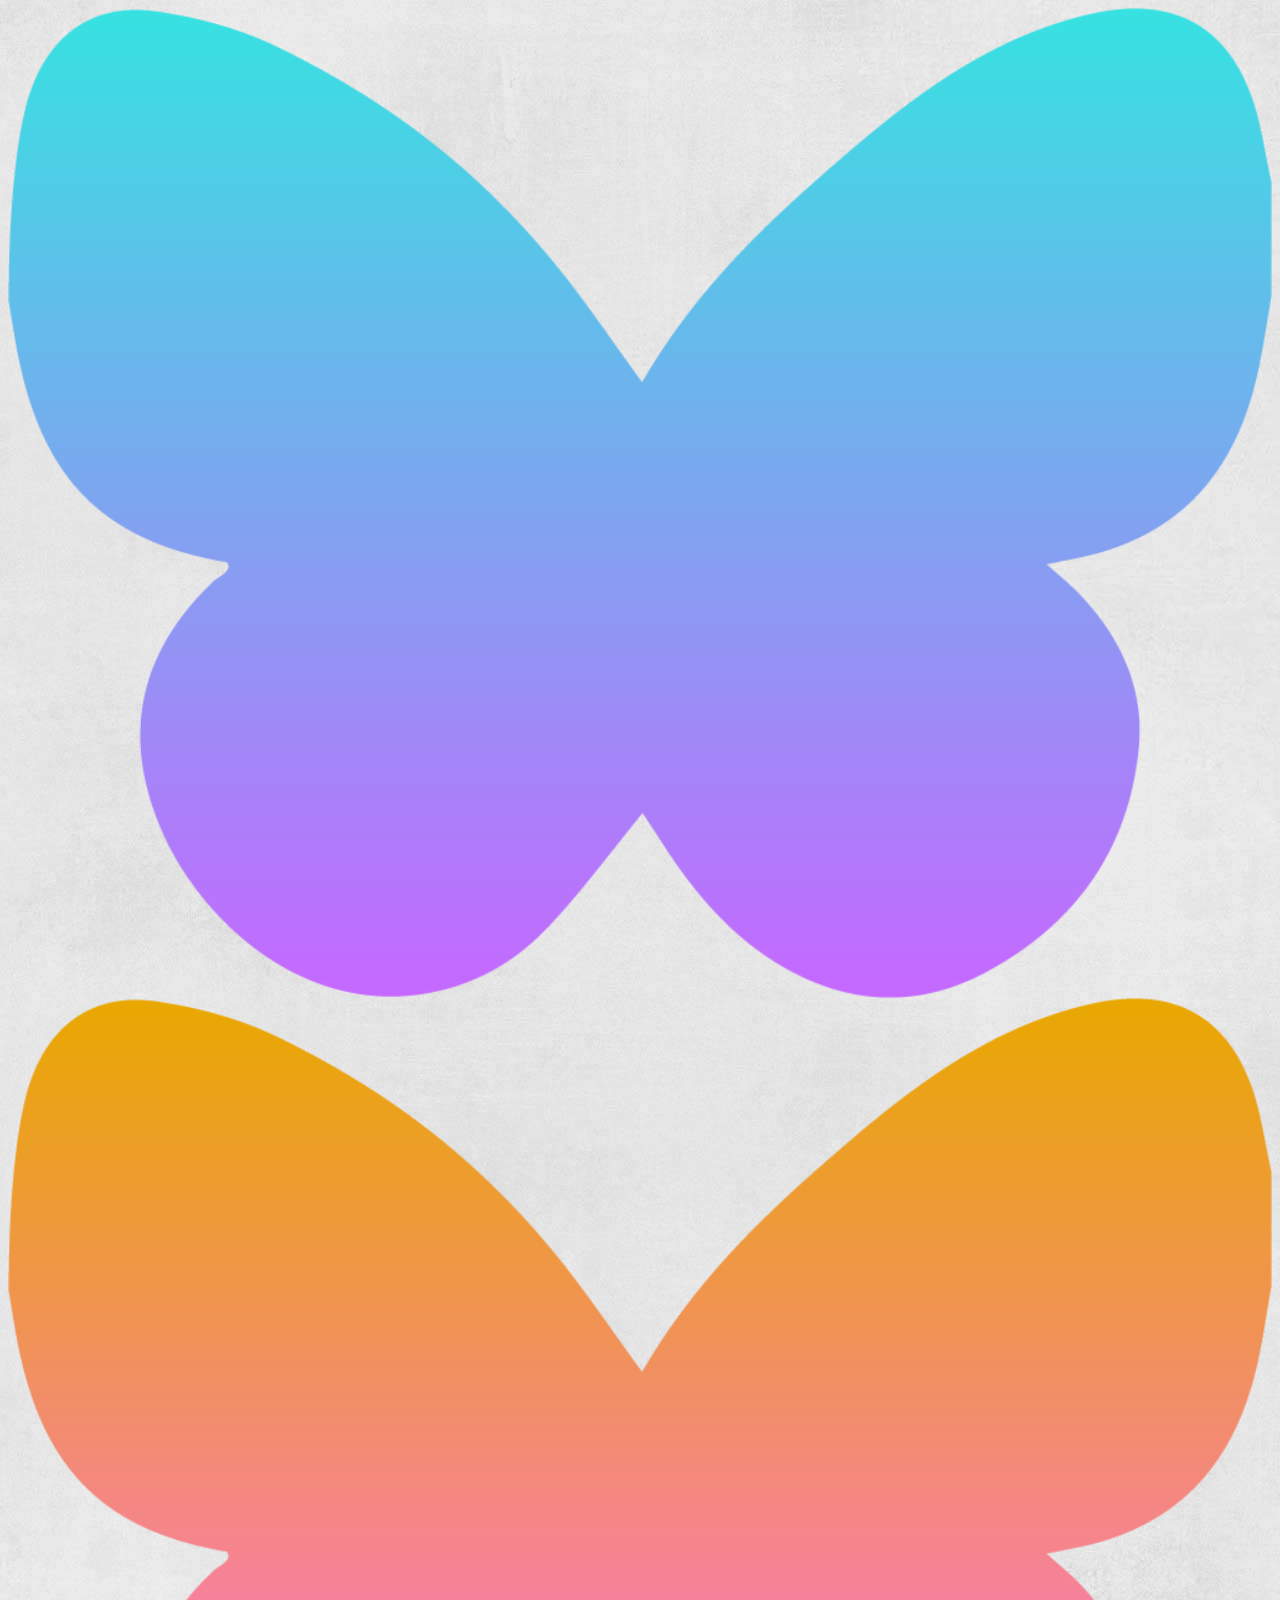
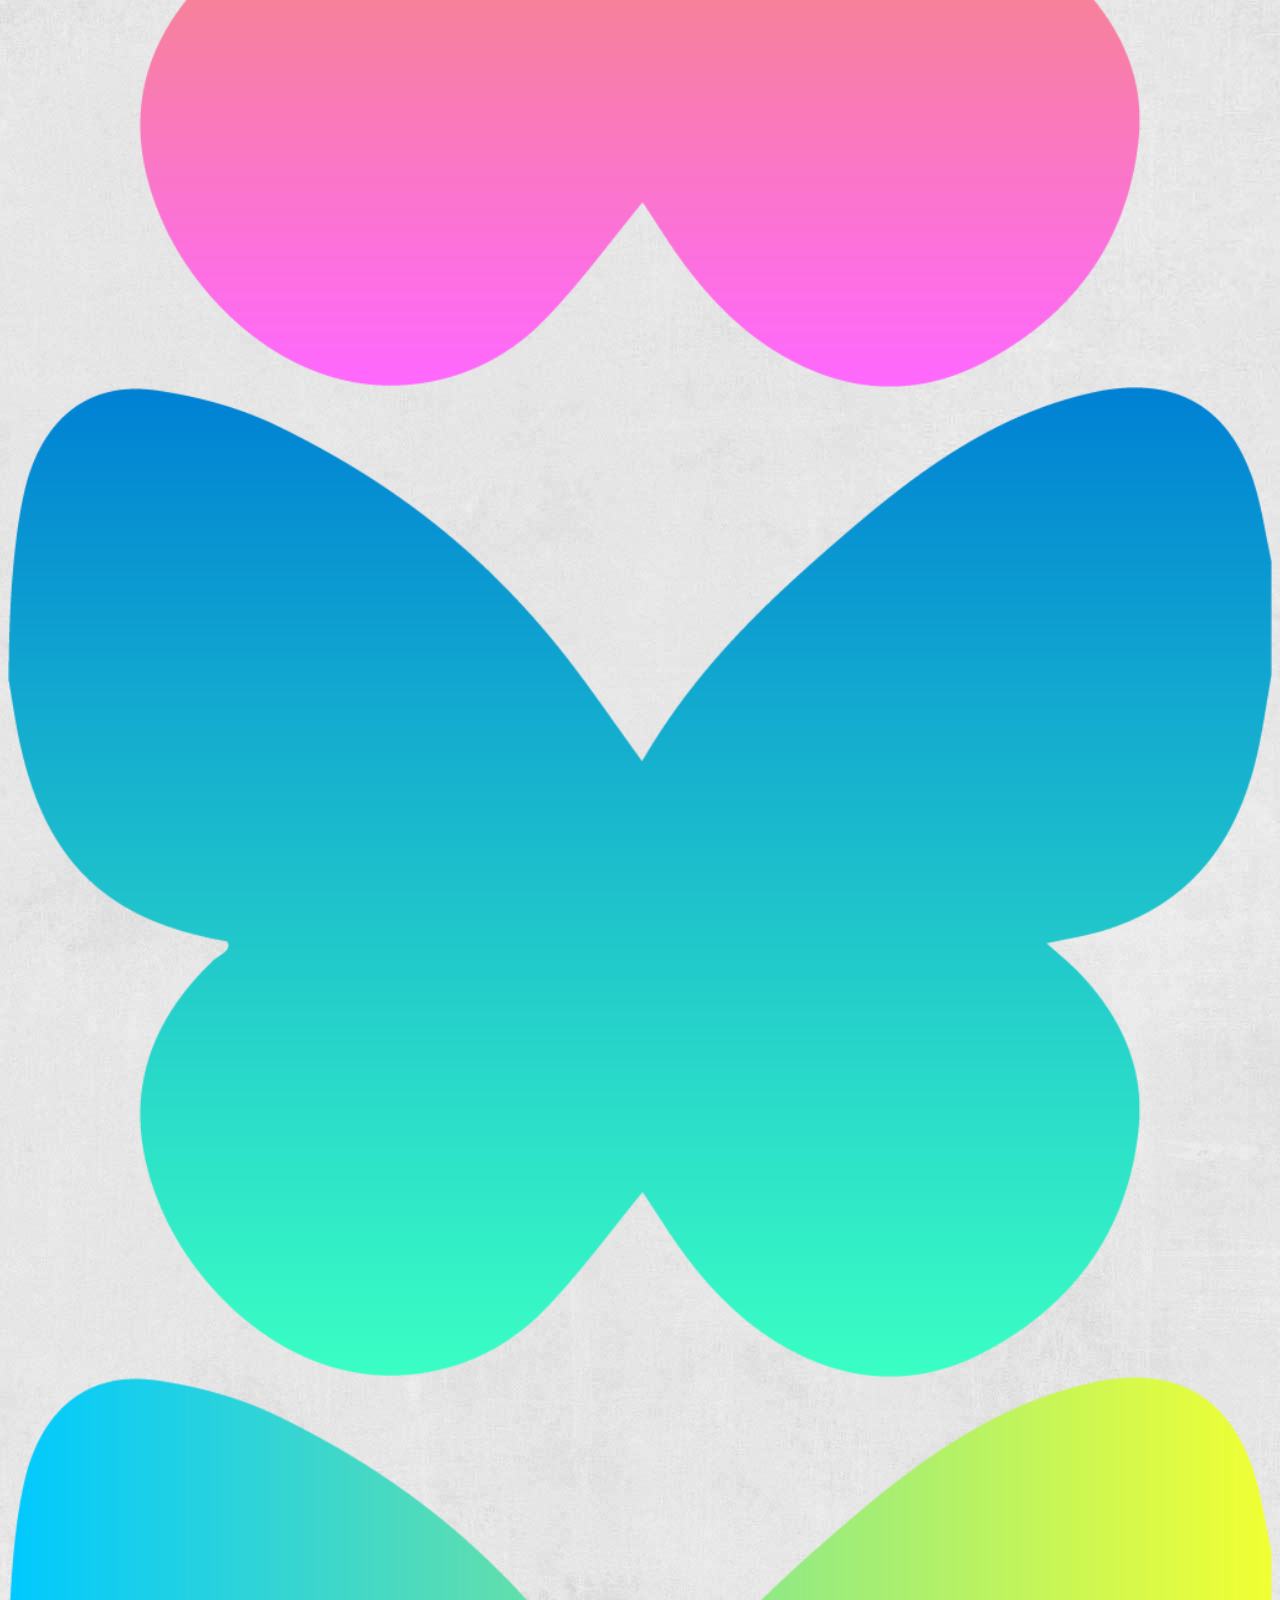
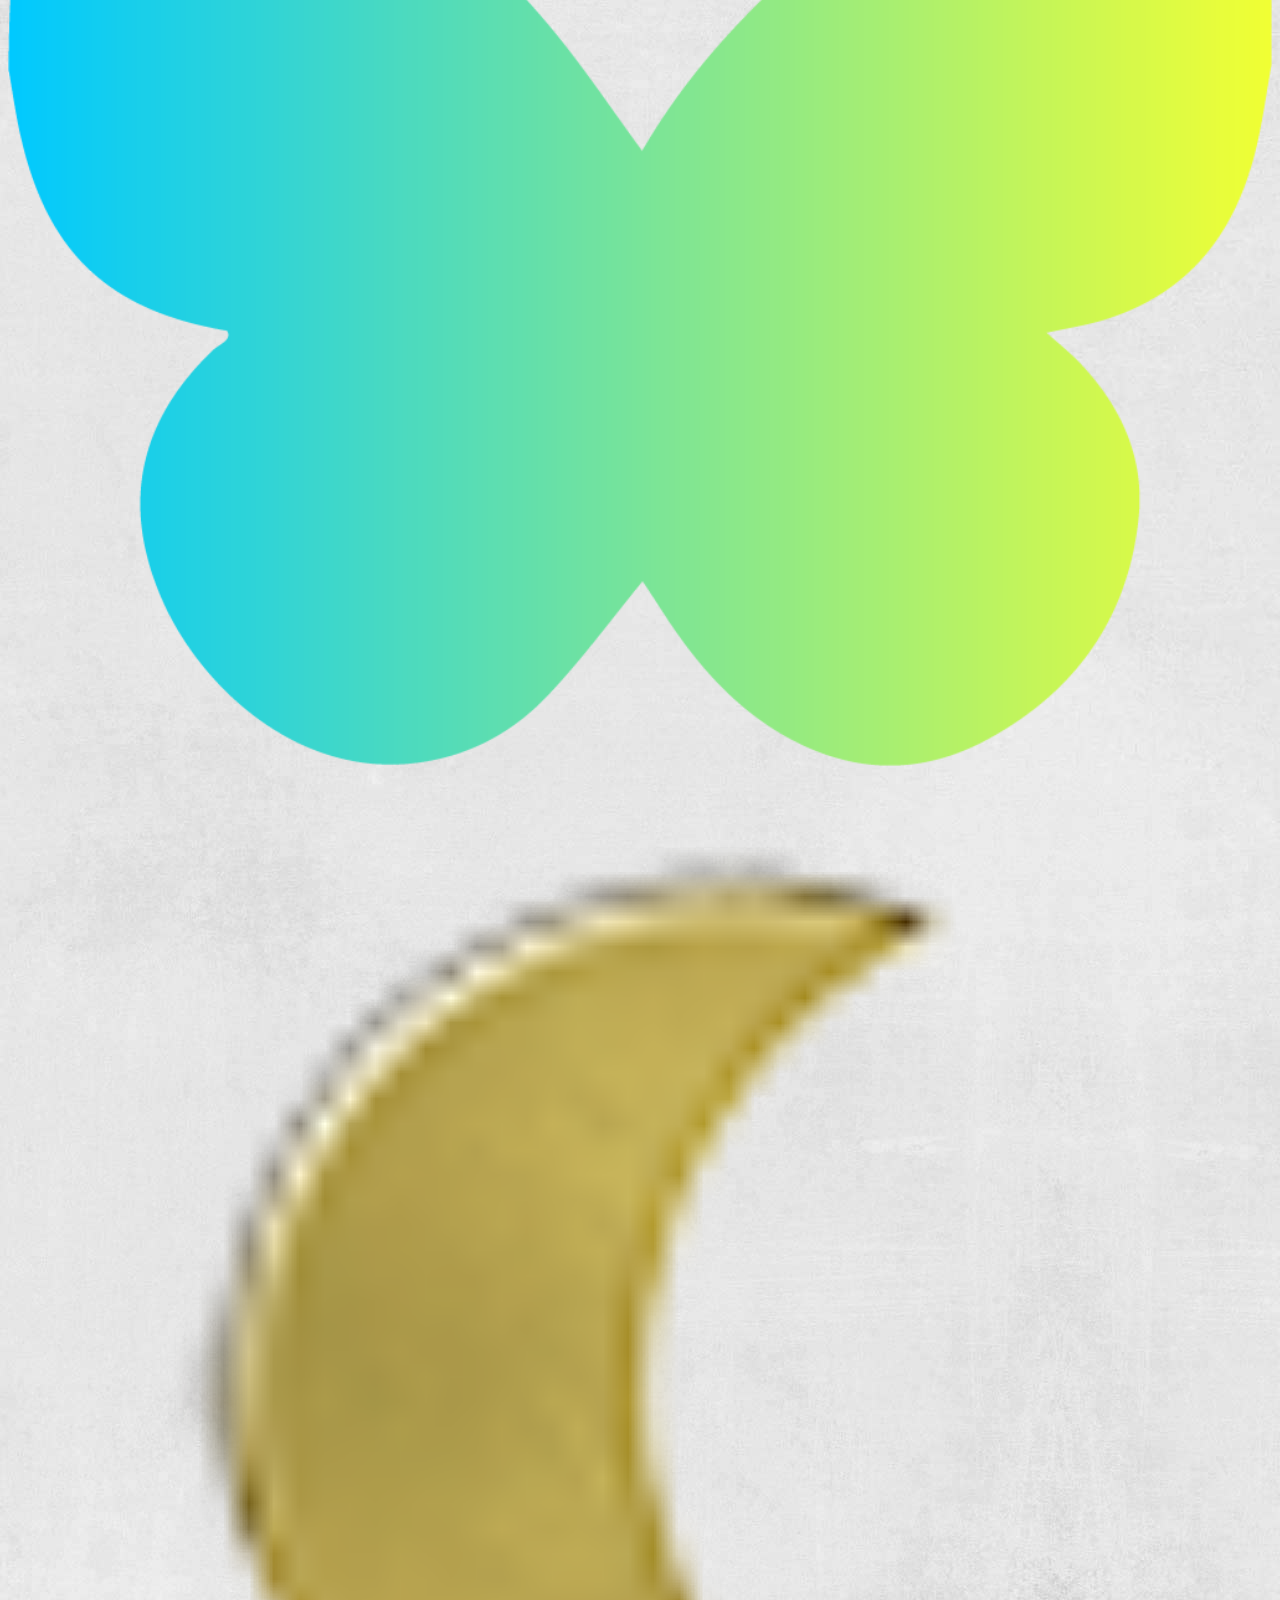
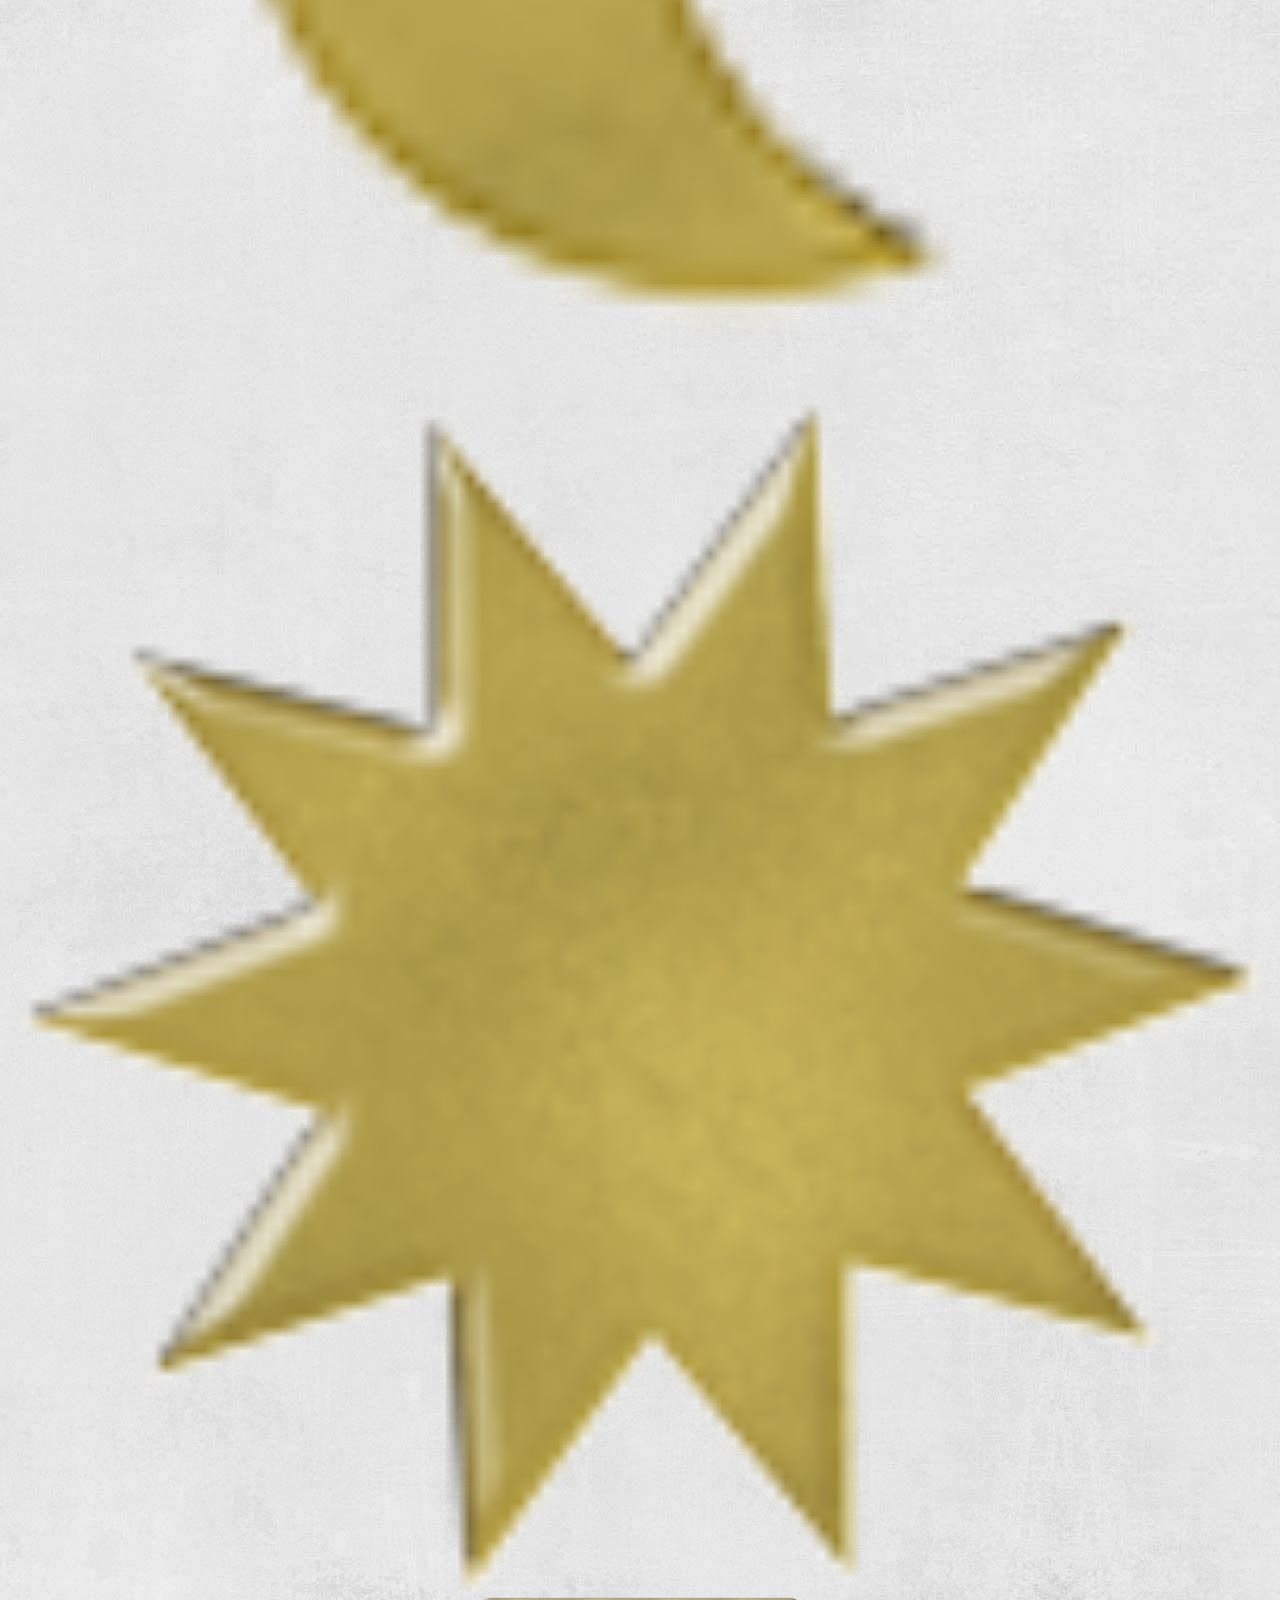
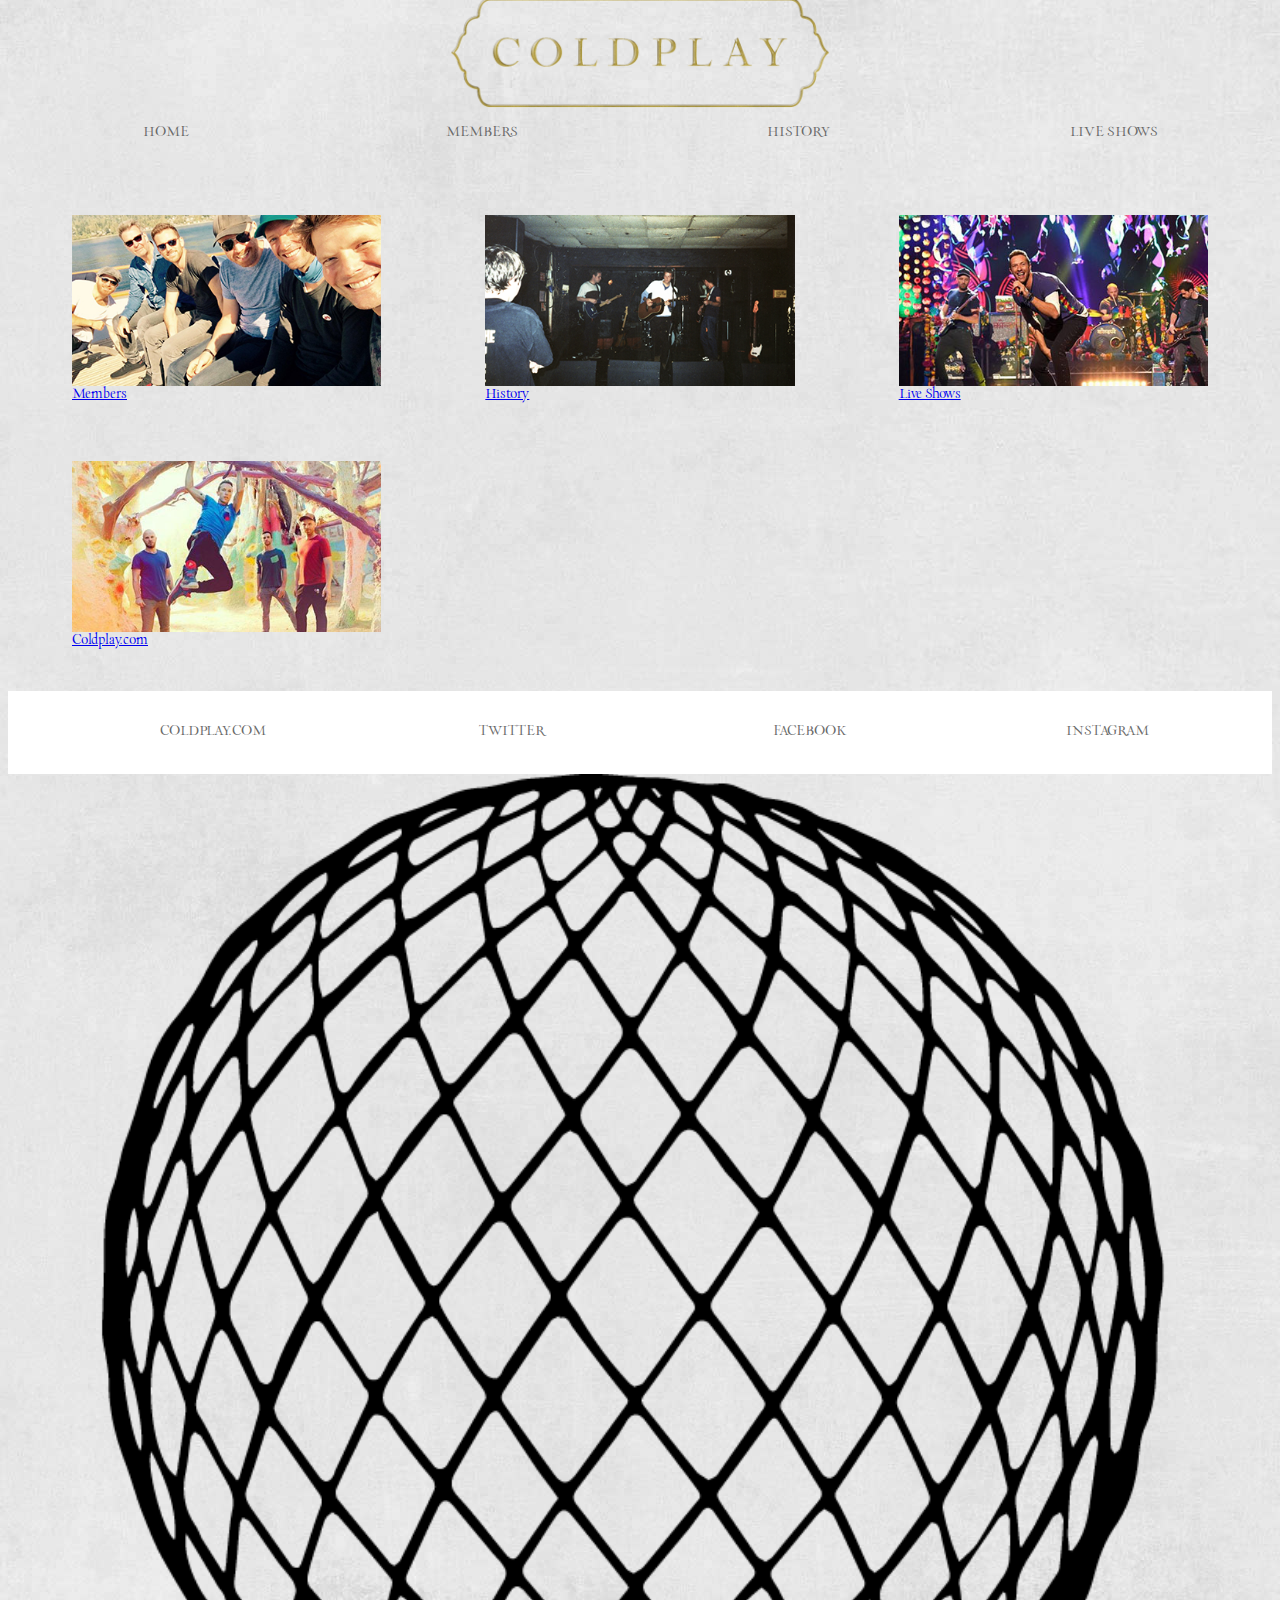
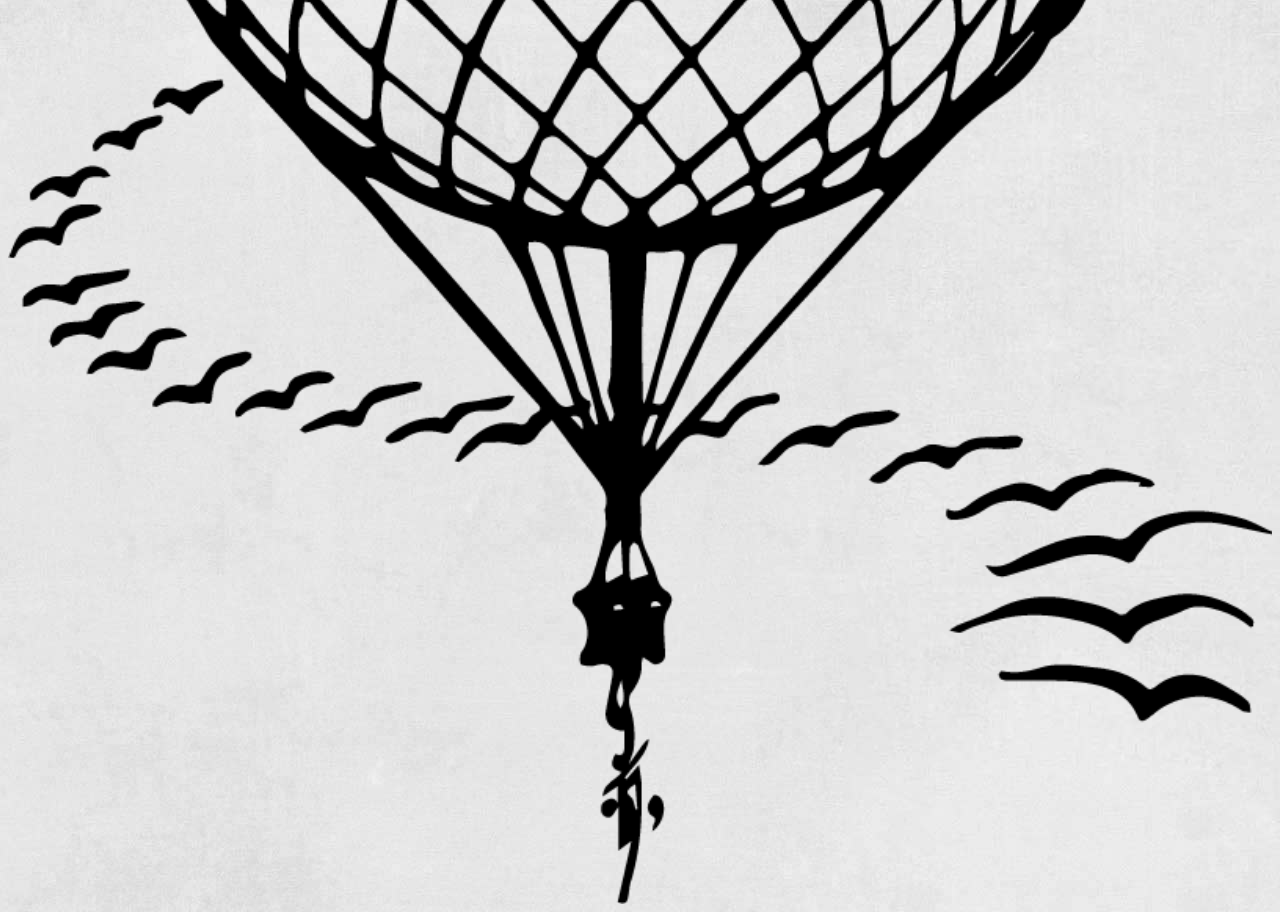
<file: index.html>
<!DOCTYPE html>
<html lang="en">

<head>
    <meta charset="UTF-8">
    <title>Coldplay</title>
    <link rel="stylesheet" href="styles/style.css">
    <meta name="viewport" content="width=device-width,initial-scale=1,maximum-scale=1">
</head>

<!-- elke pagina heeft een uniek ID, mocht er iets op 1 pagina anders zijn dan op de ander kan dit met een ID in 1x veranderd worden -->

<body id="home">

    <!-- Geanimeerde vlinders die op de pagina rond vliegen, horen niet echt thuis in een header of main of footer maar zweven erboven, daarom zitten ze los in de body -->
    <!-- foto bron: http://www.coldplay.com -->
    <img class="butterflyBlue" src="images/Butterfly.png" alt="a blue and purple gradient butterfly fluttering around with ease">
    <img class="butterflyOrange" src="images/Butterfly_2.png" alt="an orange and pink gradient butterfly fluttering around with ease">
    <img class="butterflyTurq" src="images/Butterfly_3.png" alt="a blue and turquoise gradient butterfly fluttering around with ease">
    <img class="butterflyGreen" src="images/Butterfly_4.png" alt="A blue and green gradient butterfly fluttering around with ease">

    <header>
        <img Id="sunset" src="images/toggle_moon.png" alt="Image of a cresent moon">
        <img id="sunrise" src="images/toggle_sun.png" alt="Image of a sun">
        <!-- foto bron: http://www.coldplay.com -->
        <a href="index.html"><img class="coldplaylogo" src="images/coldplayGold.png" alt="coldplay logo ahfod-era"></a>
        <nav class="menu">
            <ul>
                <li class="menu"><a href="index.html">Home</a></li>
                <li class="menu"><a href="members.html">Members</a></li>
                <li class="menu"><a href="history.html">History</a></li>
                <li class="menu"><a href="live.html">Live shows</a></li>
            </ul>
        </nav>
    </header>

    <main>

        <section>
            <!-- Bron: https://www.musicbusinessworldwide.com/they-played-a-tiny-cafe-there-were-four-people-in-the-audience/ -->
            <a href="members.html">
                <figure>
                    <img src="images/org-home-members.jpg" alt="A picture of the band with their managers Phil and Dave" class="home-img">
                    <figcaption>Members</figcaption>
                </figure>
            </a>
        </section>
        <section>
            <!-- Bron: https://twitter.com/coldplay/status/606164001546846208 -->
            <a href="history.html">
                <figure>
                    <img src="images/org-home-history.png" alt="A picture of the band playing live in 1999" class="home-img">
                    <figcaption>History</figcaption>
                </figure>
            </a>
        </section>
        <section>
            <!-- Bron: https://barcelona-home.com/events-and-guide/event-pro/coldplay-in-concert/ -->
            <a href="live.html">
                <figure>
                    <img src="images/org-home-live.jpg" alt="A picture of the band live at the AHFOD tour" class="home-img">
                    <figcaption>Live Shows</figcaption>
                </figure>
            </a>
        </section>
        <section>
            <!-- Bron: http://press.atlanticrecords.com/coldplay/ -->
            <a href="http://coldplay.com/homepage/">
            <figure>
                <img src="images/org-home-coldplay-link.jpg" alt="A promo picture of the AHFOD album" class="home-img">
                <figcaption>Coldplay.com</figcaption>
            </figure>
            </a>
        </section>

    </main>


    <footer>
        <ul>
            <li class="menu"><a href="http://coldplay.com/homepage/">Coldplay.com</a></li>
            <li class="menu"><a href="https://twitter.com/coldplay">Twitter</a></li>
            <li class="menu"><a href="https://www.facebook.com/coldplay">Facebook</a></li>
            <li class="menu"><a href="https://www.instagram.com/coldplay/">Instagram</a></li>
        </ul>
    </footer>

    <img class="balloon" src="images/balloon.png" alt="A balloon with a basket just gently floating around">

    <script src="js/scripts.js"></script>
</body>

</html>
</file>
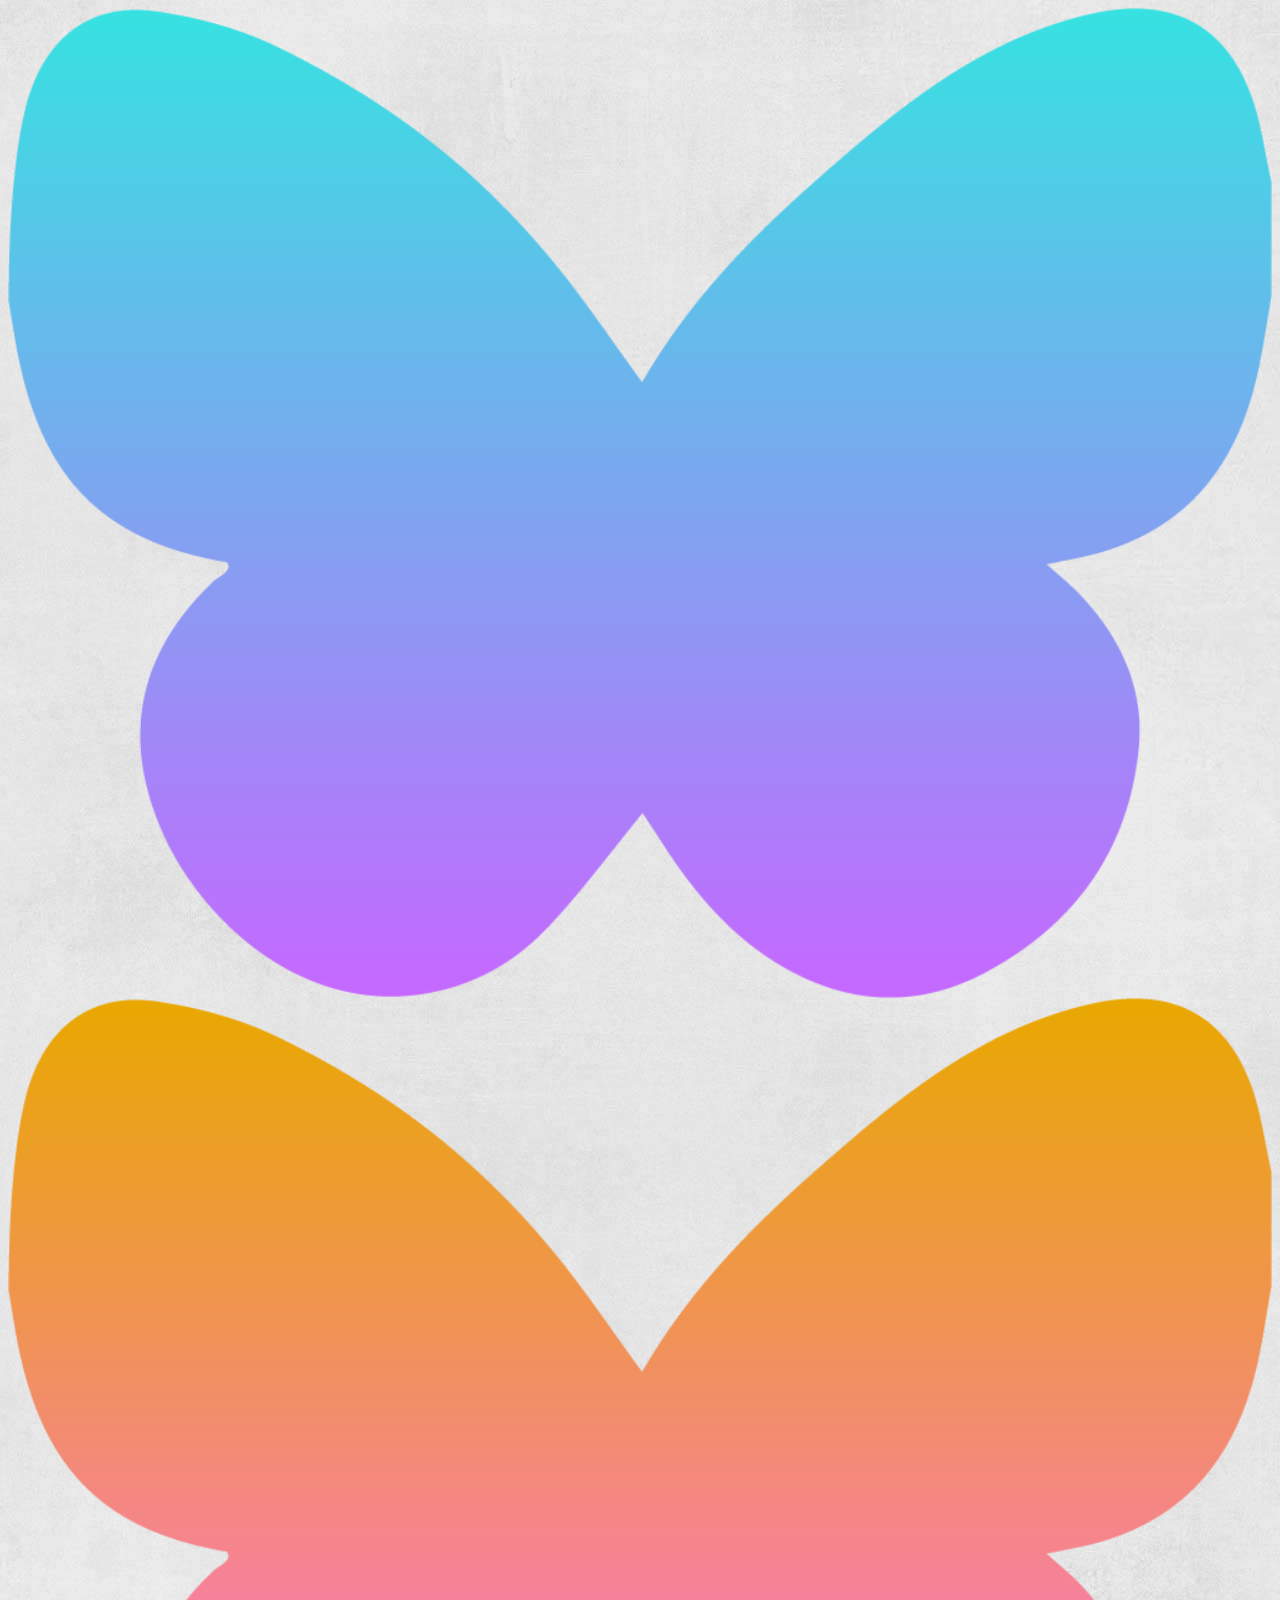
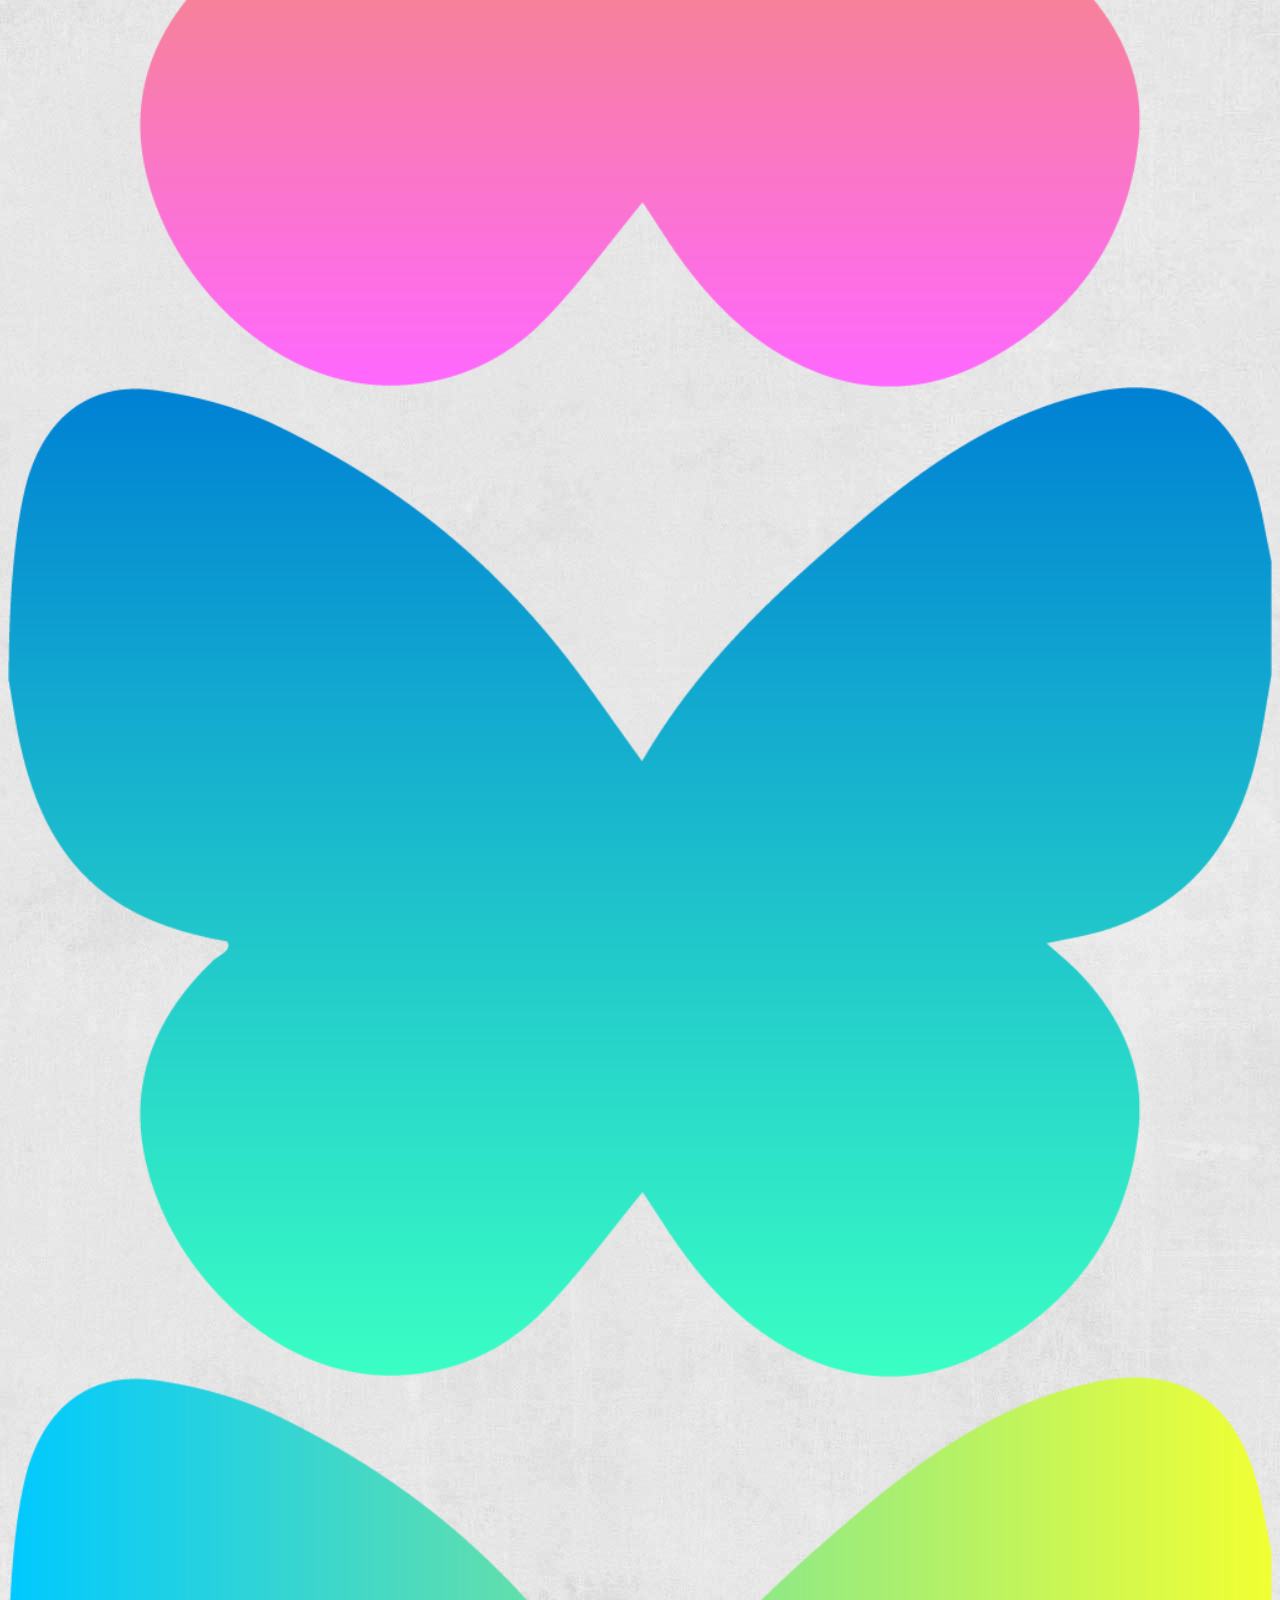
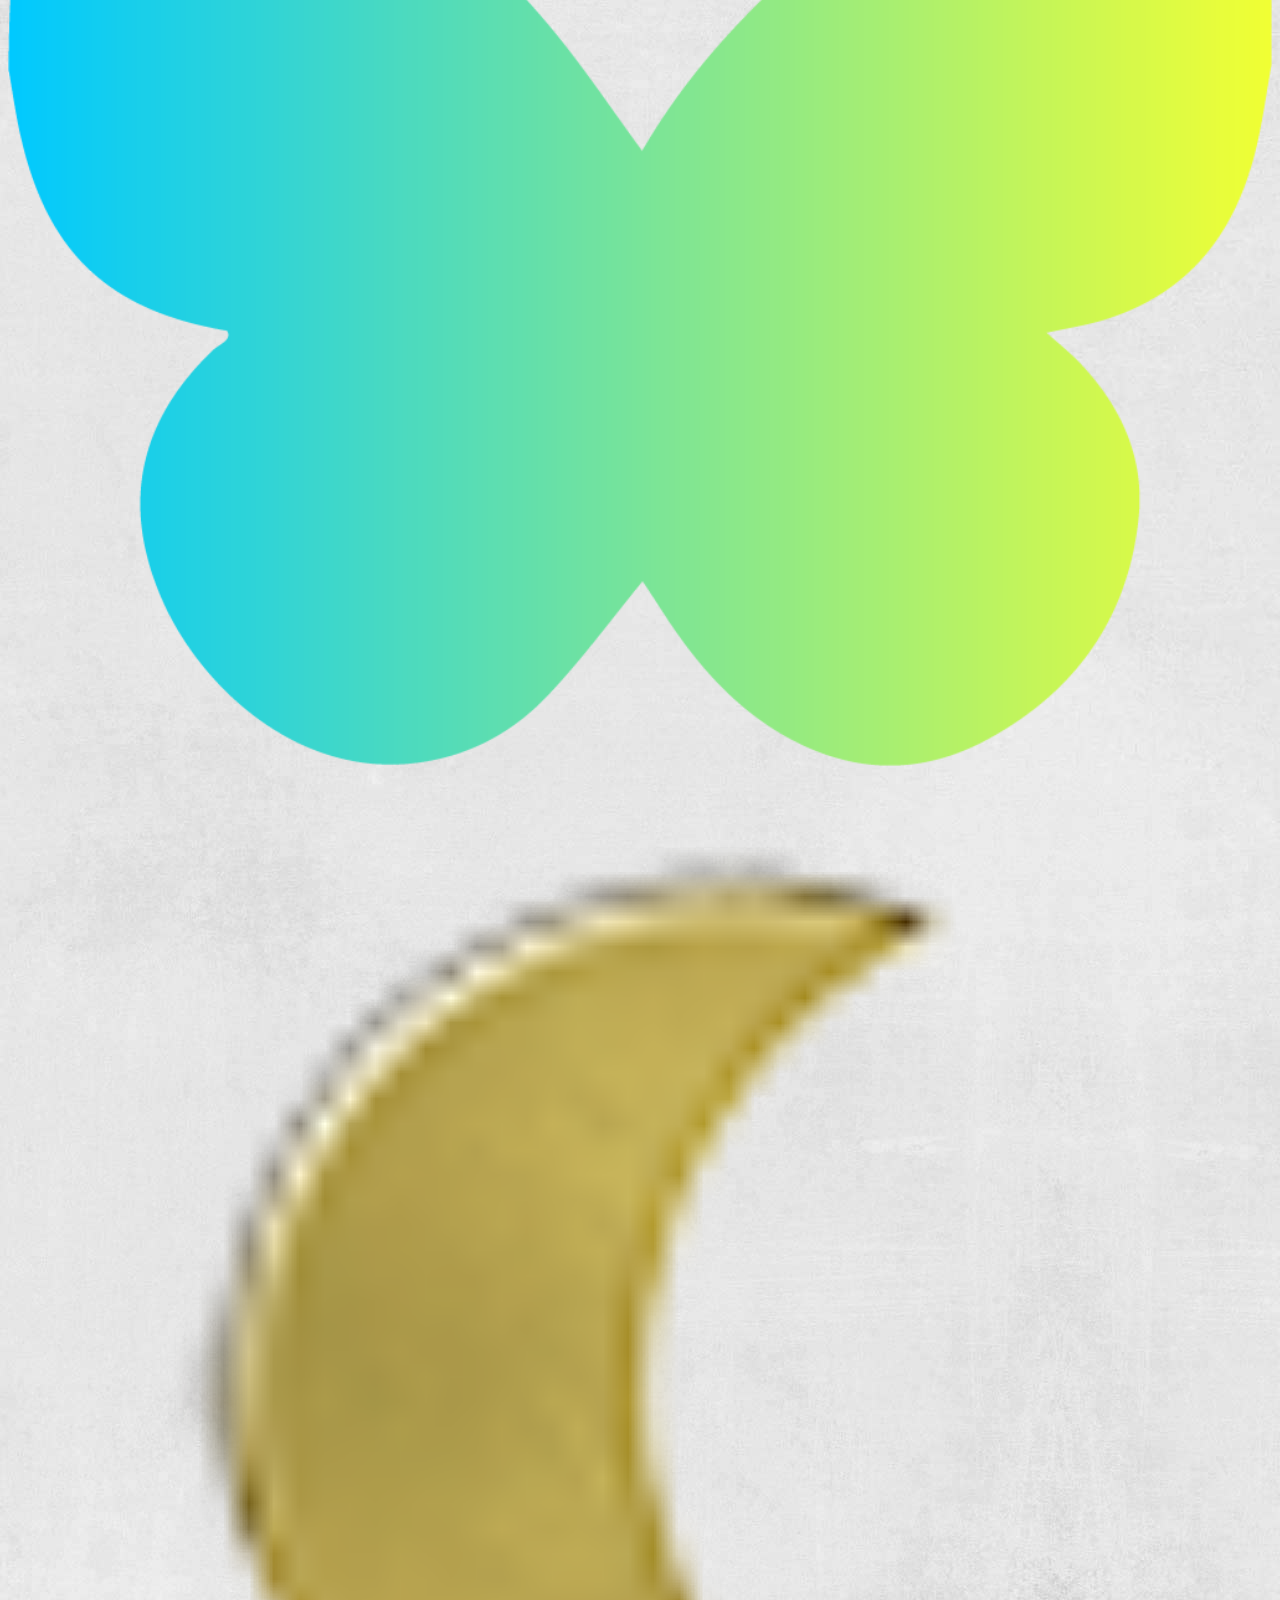
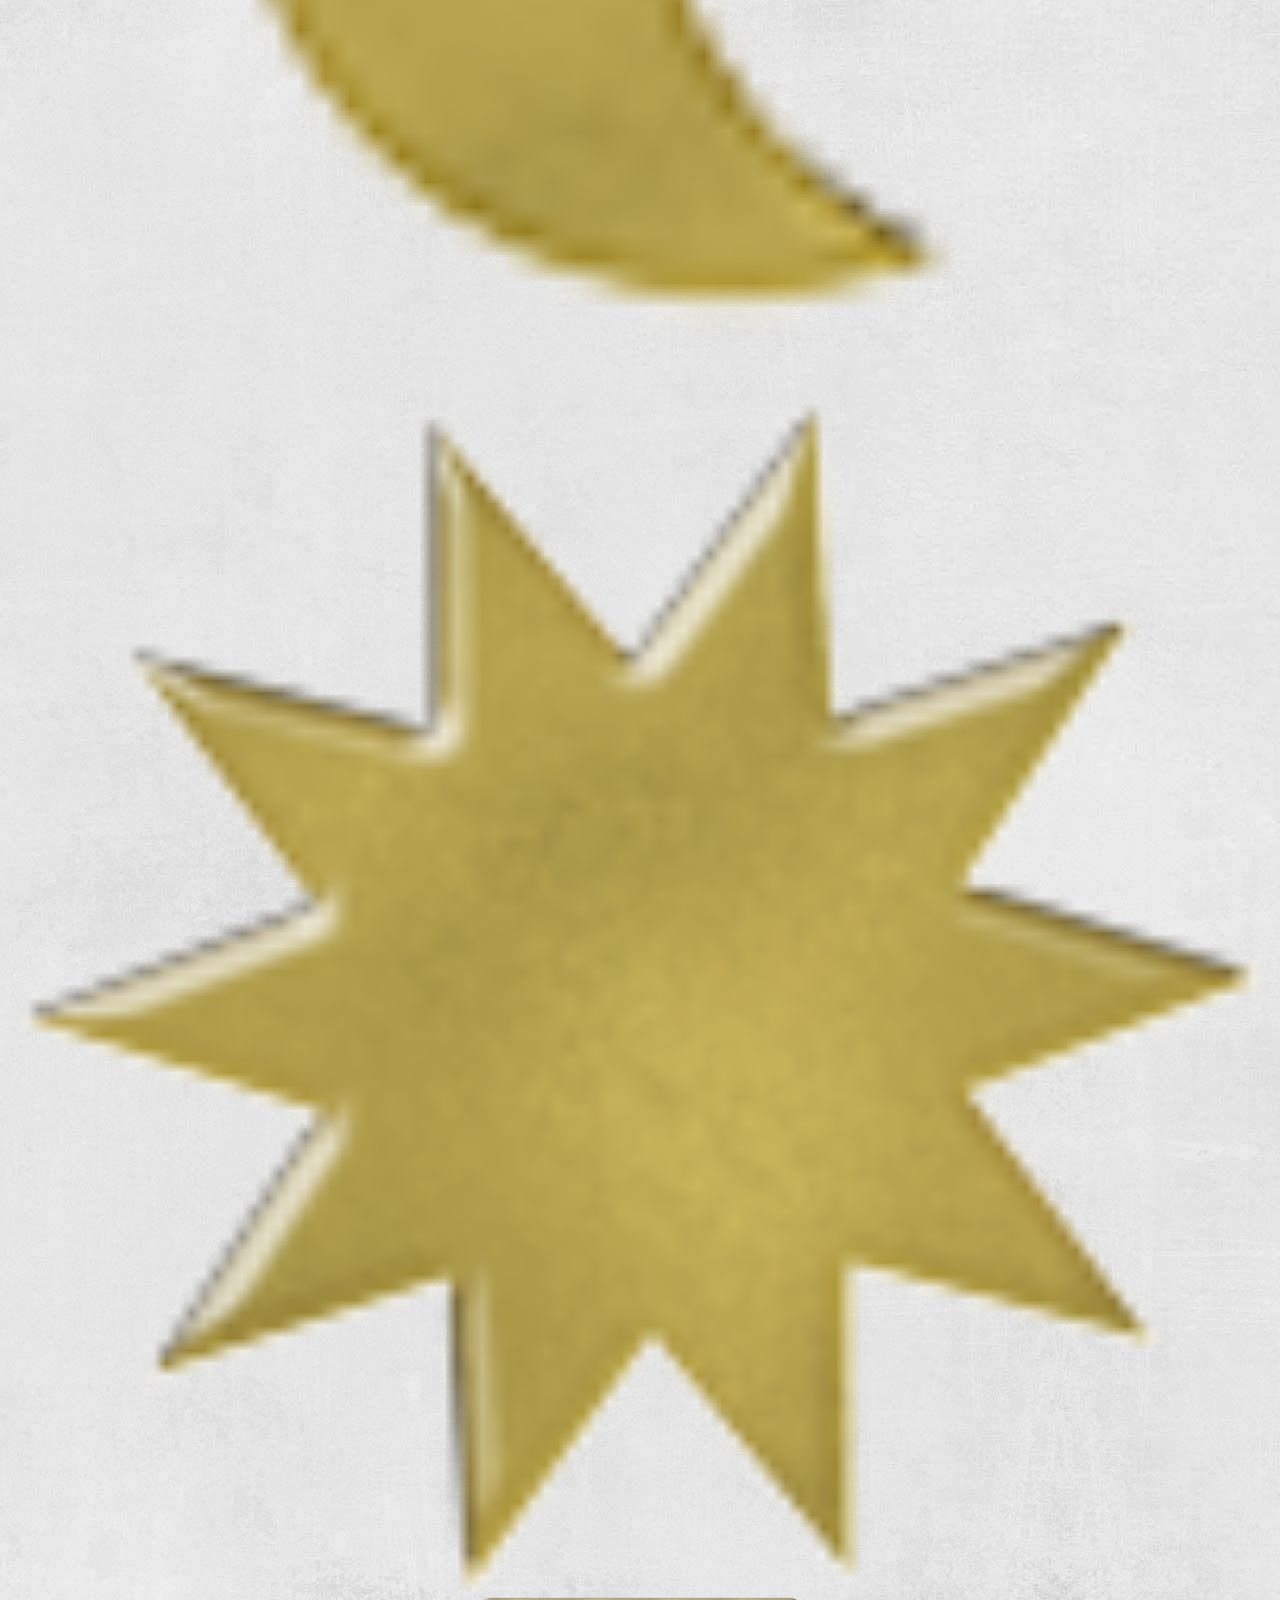
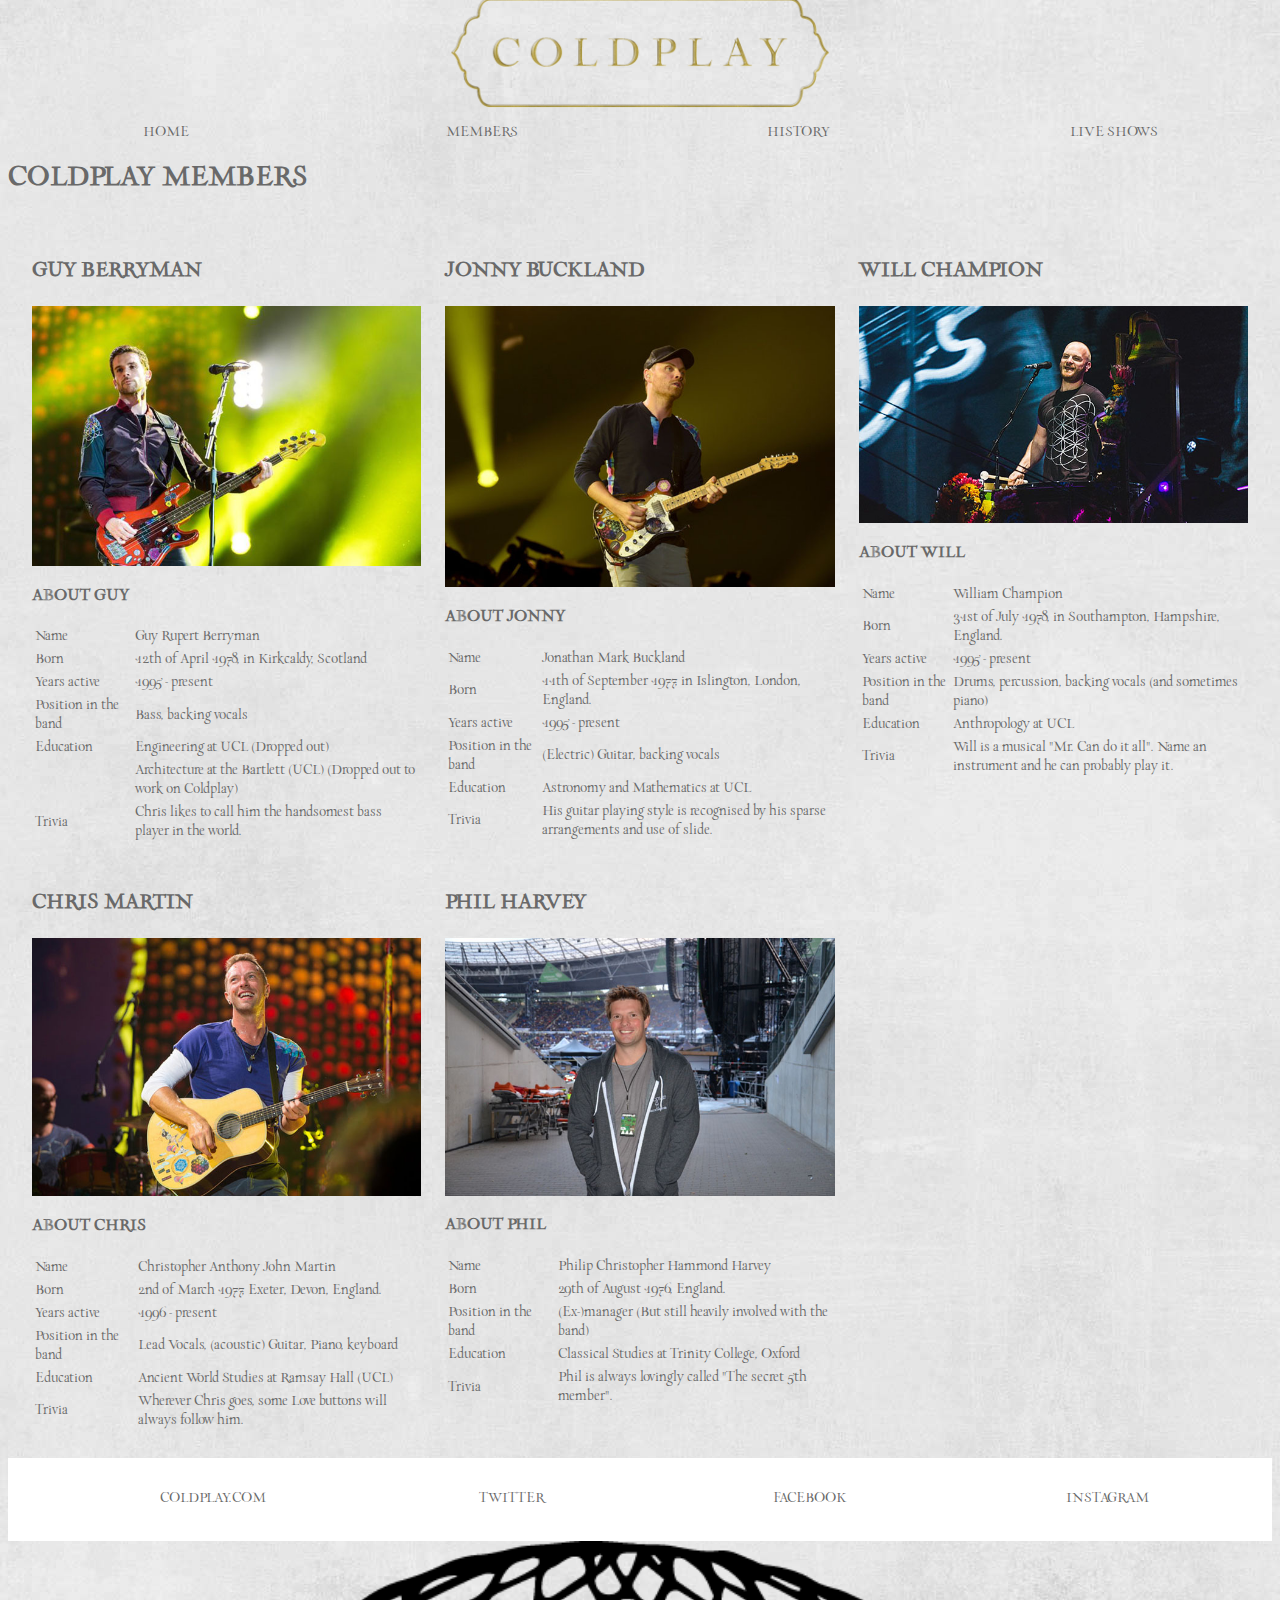
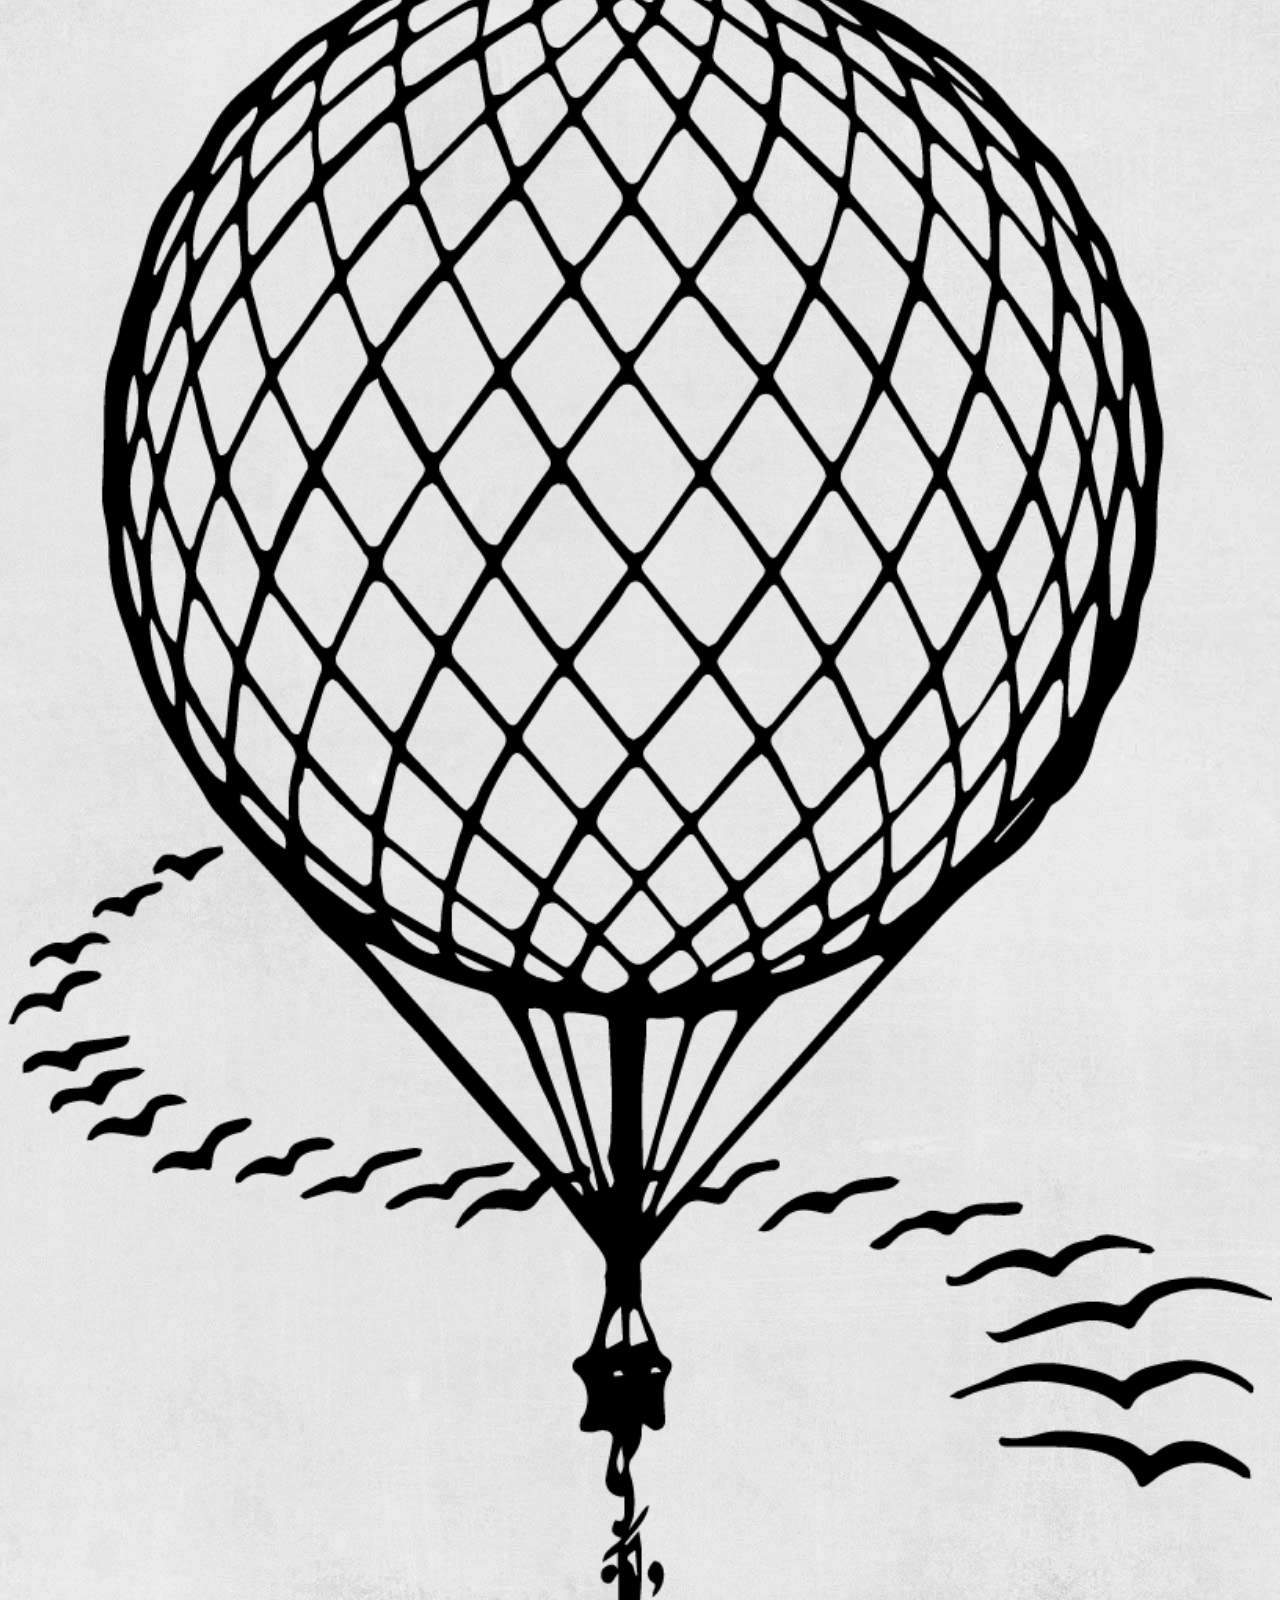
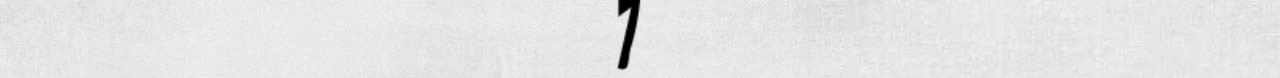
<file: members.html>
<!DOCTYPE html>
<html lang="en">

<head>
    <meta charset="UTF-8">
    <title>Colplay members</title>
    <link rel="stylesheet" href="styles/style.css">
    <meta name="viewport" content="width=device-width,initial-scale=1,maximum-scale=1">
</head>

<!-- elke pagina heeft een uniek ID, mocht er iets op 1 pagina anders zijn dan op de ander kan dit met een ID in 1x veranderd worden -->
<body id="members">
    
     <!-- Geanimeerde vlinders die op de pagina rond vliegen, horen niet echt thuis in een header of main of footer maar zweven erboven, daarom zitten ze los in de body -->
     <!-- foto bron: http://www.coldplay.com -->
    <img class="butterflyBlue" src="images/Butterfly.png" alt="a blue and purple gradient butterfly fluttering around with ease">
    <img class="butterflyOrange" src="images/Butterfly_2.png" alt="an orange and pink gradient butterfly fluttering around with ease">
    <img class="butterflyTurq" src="images/Butterfly_3.png" alt="a blue and turquoise gradient butterfly fluttering around with ease">
    <img class="butterflyGreen" src="images/Butterfly_4.png" alt="A blue and green gradient butterfly fluttering around with ease">

    <header>
        <nav class="menu">
            <!-- foto bron: http://www.coldplay.com -->
            <img Id="sunset" src="images/toggle_moon.png" alt="Image of a cresent moon">
            <img id="sunrise" src="images/toggle_sun.png" alt="Image of a sun">
            <a href="index.html"><img class="coldplaylogo" src="images/coldplayGold.png" alt="coldplay logo ahfod-era"></a>
            <ul>
                <li class="menu"><a href="index.html">Home</a></li>
                <li class="menu"><a href="members.html">Members</a></li>
                <li class="menu"><a href="history.html">History</a></li>
                <li class="menu"><a href="live.html">Live shows</a></li>
            </ul>
        </nav>

        <h1>Coldplay members</h1>
    </header>

    <main>
        <section>
            <!-- Bronnen: https://www.walesonline.co.uk/lifestyle/nostalgia/images-show-coldplay-last-time-13320485
           https://en.wikipedia.org/wiki/Guy_Berryman -->
            <h2>GUY BERRYMAN</h2>
            <img src="images/guy-berryman.jpg" alt="A photo of Guy Berryman playinh bass on the AHFOD tour">

            <h3>ABOUT GUY</h3>
            <table>
                <tbody>
                    <tr>
                        <td class="bold">Name</td>
                        <td class="none">Guy Rupert Berryman</td>
                    </tr>
                    <tr>
                        <td class="bold">Born</td>
                        <td class="none">12th of April 1978, in Kirkcaldy, Scotland</td>
                    </tr>
                    <tr>
                        <td class="bold">Years active</td>
                        <td class="none">1995 - present</td>
                    </tr>
                    <tr>
                        <td class="bold">Position in the band</td>
                        <td class="none">Bass, backing vocals</td>
                    </tr>
                    <tr>
                        <td class="bold">Education</td>
                        <td class="engineering">Engineering at UCL (Dropped out)</td>
                    </tr>
                    <tr>
                        <td></td>
                        <td class="architecture">Architecture at the Bartlett (UCL) (Dropped out to work on Coldplay)</td>
                    </tr>
                    <tr>
                        <td class="bold">Trivia</td>
                        <td class="none">Chris likes to call him the handsomest bass player in the world.</td>
                    </tr>
                </tbody>
            </table>
        </section>


        <section>
            <!-- Bronnen: http://www.zimbio.com/photos/Jonny+Buckland/Coldplay+Performs+Rose+Bowl/I6F-Y9TcaIg
           https://en.wikipedia.org/wiki/Jonny_Buckland -->
            <h2>JONNY BUCKLAND</h2>
            <img src="images/jonny-buckland.jpg" alt="A picture of Jonny Buckland playing guitar at the AHFOD tour">

            <h3>ABOUT JONNY</h3>
            <table>
                <tbody>
                    <tr>
                        <td class="bold">Name</td>
                        <td class="none">Jonathan Mark Buckland</td>
                    </tr>
                    <tr>
                        <td class="bold">Born</td>
                        <td class="none">11th of September 1977, in Islington, London, England.</td>
                    </tr>
                    <tr>
                        <td class="bold">Years active</td>
                        <td class="none">1995 - present</td>
                    </tr>
                    <tr>
                        <td class="bold">Position in the band</td>
                        <td class="none">(Electric) Guitar, backing vocals</td>
                    </tr>
                    <tr>
                        <td class="bold">Education</td>
                        <td class="none">Astronomy and Mathematics at UCL</td>
                    </tr>
                    <tr>
                        <td class="bold">Trivia</td>
                        <td class="none">His guitar playing style is recognised by his sparse arrangements and use of slide.</td>
                    </tr>
                </tbody>
            </table>
        </section>



        <section>
            <!-- Bronnen: https://en.wikipedia.org/wiki/Will_Champion -->
            <h2>WILL CHAMPION</h2>
            <img src="images/will-champion.jpg" alt="A picture of Will Champion playing percussion durring Viva La Vida at the AHFOD tour">

            <h3>ABOUT WILL</h3>
            <table>
                <tbody>
                    <tr>
                        <td class="bold">Name</td>
                        <td class="none">William Champion</td>
                    </tr>
                    <tr>
                        <td class="bold">Born</td>
                        <td class="none">31st of July 1978, in Southampton, Hampshire, England.</td>
                    </tr>
                    <tr>
                        <td class="bold">Years active</td>
                        <td class="none">1995 - present</td>
                    </tr>
                    <tr>
                        <td class="bold">Position in the band</td>
                        <td class="none">Drums, percussion, backing vocals (and sometimes piano)</td>
                    </tr>
                    <tr>
                        <td class="bold">Education</td>
                        <td class="none">Anthropology at UCL</td>
                    </tr>
                    <tr>
                        <td class="bold">Trivia</td>
                        <td class="none">Will is a musical "Mr. Can do it all". Name an instrument and he can probably play it.</td>
                    </tr>
                </tbody>
            </table>

        </section>


        <section>
            <!-- Bronnen: https://www.billboard.com/articles/columns/pop/7890208/coldplay-chris-martin-washington-redskins-dc-concert-video
           https://en.wikipedia.org/wiki/Chris_Martin -->
            <h2>CHRIS MARTIN</h2>
            <img src="images/chris-martin.jpg" alt="A picture of Chris playing the acoustic guitar at the AHFOD tour">

            <h3>ABOUT CHRIS</h3>
            <table>
                <tbody>
                    <tr>
                        <td class="bold">Name</td>
                        <td class="none">Christopher Anthony John Martin</td>
                    </tr>
                    <tr>
                        <td class="bold">Born</td>
                        <td class="none">2nd of March 1977, Exeter, Devon, England.</td>
                    </tr>
                    <tr>
                        <td class="bold">Years active</td>
                        <td class="none">1996 - present</td>
                    </tr>
                    <tr>
                        <td class="bold">Position in the band</td>
                        <td class="none">Lead Vocals, (acoustic) Guitar, Piano, keyboard</td>
                    </tr>
                    <tr>
                        <td class="bold">Education</td>
                        <td class="none">Ancient World Studies at Ramsay Hall (UCL)</td>
                    </tr>
                    <tr>
                        <td class="bold">Trivia</td>
                        <td class="none">Wherever Chris goes, some Love buttons will always follow him.</td>
                    </tr>
                </tbody>
            </table>


        </section>

        <section>
            <!-- Bronnen: http://coldplay.com/live-blog-from-hannover-today/
           https://en.wikipedia.org/wiki/Phil_Harvey_(manager) -->
            <h2>PHIL HARVEY</h2>
            <img src="images/phil-harvey.jpg" alt="A picture of a surprised Phil Harvey wandering around the stadium during the Mylo Xyloto tour">

            <h3>ABOUT PHIL</h3>
            <table>
                <tbody>
                    <tr>
                        <td class="bold">Name</td>
                        <td class="none">Philip Christopher Hammond Harvey</td>
                    </tr>
                    <tr>
                        <td class="bold">Born</td>
                        <td class="none">29th of August 1976, England.</td>
                    </tr>
                    <tr>
                        <td class="bold">Position in the band</td>
                        <td class="none">(Ex-)manager (But still heavily involved with the band)</td>
                    </tr>
                    <tr>
                        <td class="bold">Education</td>
                        <td class="none">Classical Studies at Trinity College, Oxford</td>
                    </tr>
                    <tr>
                        <td class="bold">Trivia</td>
                        <td class="none">Phil is always lovingly called "The secret 5th member".</td>
                    </tr>
                </tbody>
            </table>

        </section>
    </main>

    <footer>
        <ul>
            <li class="menu"><a href="http://coldplay.com/homepage/">Coldplay.com</a></li>
            <li class="menu"><a href="https://twitter.com/coldplay">Twitter</a></li>
            <li class="menu"><a href="https://www.facebook.com/coldplay">Facebook</a></li>
            <li class="menu"><a href="https://www.instagram.com/coldplay/">Instagram</a></li>
        </ul>
    </footer>

    <img class="balloon" src="images/balloon.png" alt="A balloon with a basket just gently floating around">

    <script src="js/scripts.js"></script>

</body>

</html>
</file>
<file: styles/style.css>
/* fonts, wooooo spannend */



@font-face {
    font-family: 'incognito-pro';
    src: url("/fonts/Incognito-Pro.woff") format("woff");
}

@font-face {
    font-family: 'incognito-italic';
    src: url("/fonts/Incognito-Pro-Italic.woff") format("woff");
}





/* main css, op alle pagina's hetzelfde */





body {
    color: dimgray;
    font-family: "incognito-pro";
    background-image: url(texture.jpg);
    }



header {
    margin: 0;
    padding-top: 1em;
    padding-bottom: 1em;
}

.sunset {
    width: 50px;
    position: absolute;
    margin-left: 90%; 
    transition: 1s;
}

@media (max-width:600px){
    .sunset {
        margin-left: 110%;
        transition: 1s;
    }
}

.coldplaylogo {
    width: 90%;
    display: block;
    margin-left: auto;
    margin-right: auto;
    transition: 1s;
}

@media (min-width:600px){
    .coldplaylogo {
        width: 30%;
        transition: 1s;
    }
}

body > header > nav {
    text-transform: uppercase;
    }

.menu ul {
    display: grid;
    grid-template-columns: 1fr 1fr;
    justify-items: center;
    padding: 0;
    list-style: none;
    font-family: 'incognito-pro';
}

@media (min-width: 30em){
    .menu ul {
    grid-template-columns: 1fr 1fr 1fr 1fr;
        justify-items: center;
}
    }



.menu a {
    color: dimgray;
    text-decoration: none;
    }

.menu a:hover {
    color: gold;
}


h1 {
    text-transform: uppercase;
    display: inline;
}


/* main */



main {
    display: grid;
    grid-gap:1.5em;
    padding:1.5em;
}

@media (min-width:50em) {
    main{
        grid-template-columns: repeat( auto-fit, minmax(320px, 1fr) );
    }
}


img {
    display:block;
    width: 100%;

}



/* history css */




#history main {
    padding: 0;
    margin: 0;
    list-style: none;
    font-family: 'incognito-pro';
}


/* iframe css voor jonny goes jazz */
.jazz {
    width: 100%;
    height: 100%;
}

iframe {
    width: 100%;
    height: auto;
    border: 2px solid black;
}

video {
    width: 100%;
    height: auto;
    border: 2px solid white;
}
 
#history section {
    width: 100%;
    height: auto;
}

fieldset {
    position:relative;
    max-width:36em;
    margin:0 auto;
    padding:20px;
    border:none;
}

input, label {
    display: block;
}


legend {
    position:relative;
    width:100%;
    left:0; top:0;
    margin:0; padding:20px;
    font-size:1.5em;
    line-height:var(--humptieSize);
    text-align:center;
}

form {
	background-image: url(textureDark.jpg);
	position: absolute;
	left: 0;
	top: 0;
	bottom: 0;
	width:24em;
	transform: 
		translatex(-100%);
	transition:1s;
}

form.toonForm {
	transform: translatex(0%);
}

h4 {
    background-image: url(textureDark.jpg);
 	margin:0;
	text-align:center;
	position: absolute;
	left: 100%;
	top:0%;
	padding: .25em;
	height: 10em;
	writing-mode: vertical-lr;

}


/* footer css, op elke pagina hetzelfde */




footer {
    background-color: white;
    text-align: center;
    padding: 1em;
    text-transform: uppercase;
}

footer ul {
    display: grid;
    grid-template-columns: 1fr 1fr;
    justify-items: center;
    padding 0;
    list-style: none;
    font-family: 'incognito-pro';
    }

@media (min-width: 30em) {
    footer ul {
        grid-template-columns: 1fr 1fr 1fr 1fr;
        justify-items: center;
    }
}
</file>
